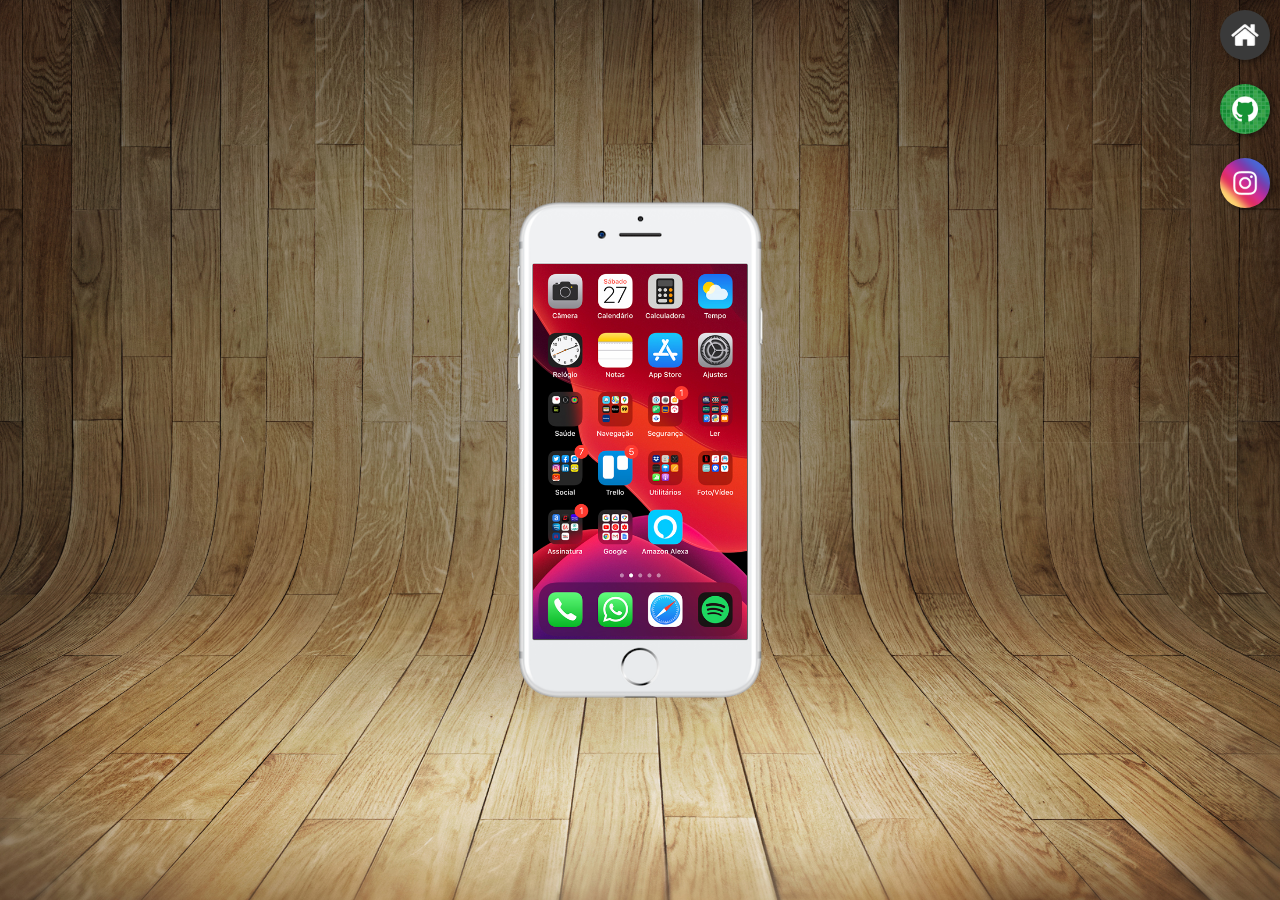
<file: index.html>
<!doctype html>
<html lang="pt-br">
  <head>
    <meta charset="UTF-8" />
    <meta name="viewport" content="width=device-width, initial-scale=1.0" />
    <title>Projeto de Um Celular</title>
    <link rel="stylesheet" href="estilos/style.css" />
  </head>
  <body>
    <main>
      <section id="celular">
        <iframe src="telaprincipal.html" frameborder="0" name="tela" id="tela"
          >Seu navegador não é compatível com isso.</iframe
        >
      </section>

      <section id="aplicativos">
        <a href="telaprincipal.html" target="tela">
          <img src="imagens/logo-home.jpg" alt="Home" />
        </a>
        <br />
        <a href="github.html" target="tela">
          <img src="imagens/logo-github.jpg" alt="GitHub" />
        </a>
        <br />
        <a href="instagram.html" target="tela">
          <img src="imagens/logo-instagram.jpg" alt="Instagram" />
        </a>
      </section>
    </main>
  </body>
</html>
</file>
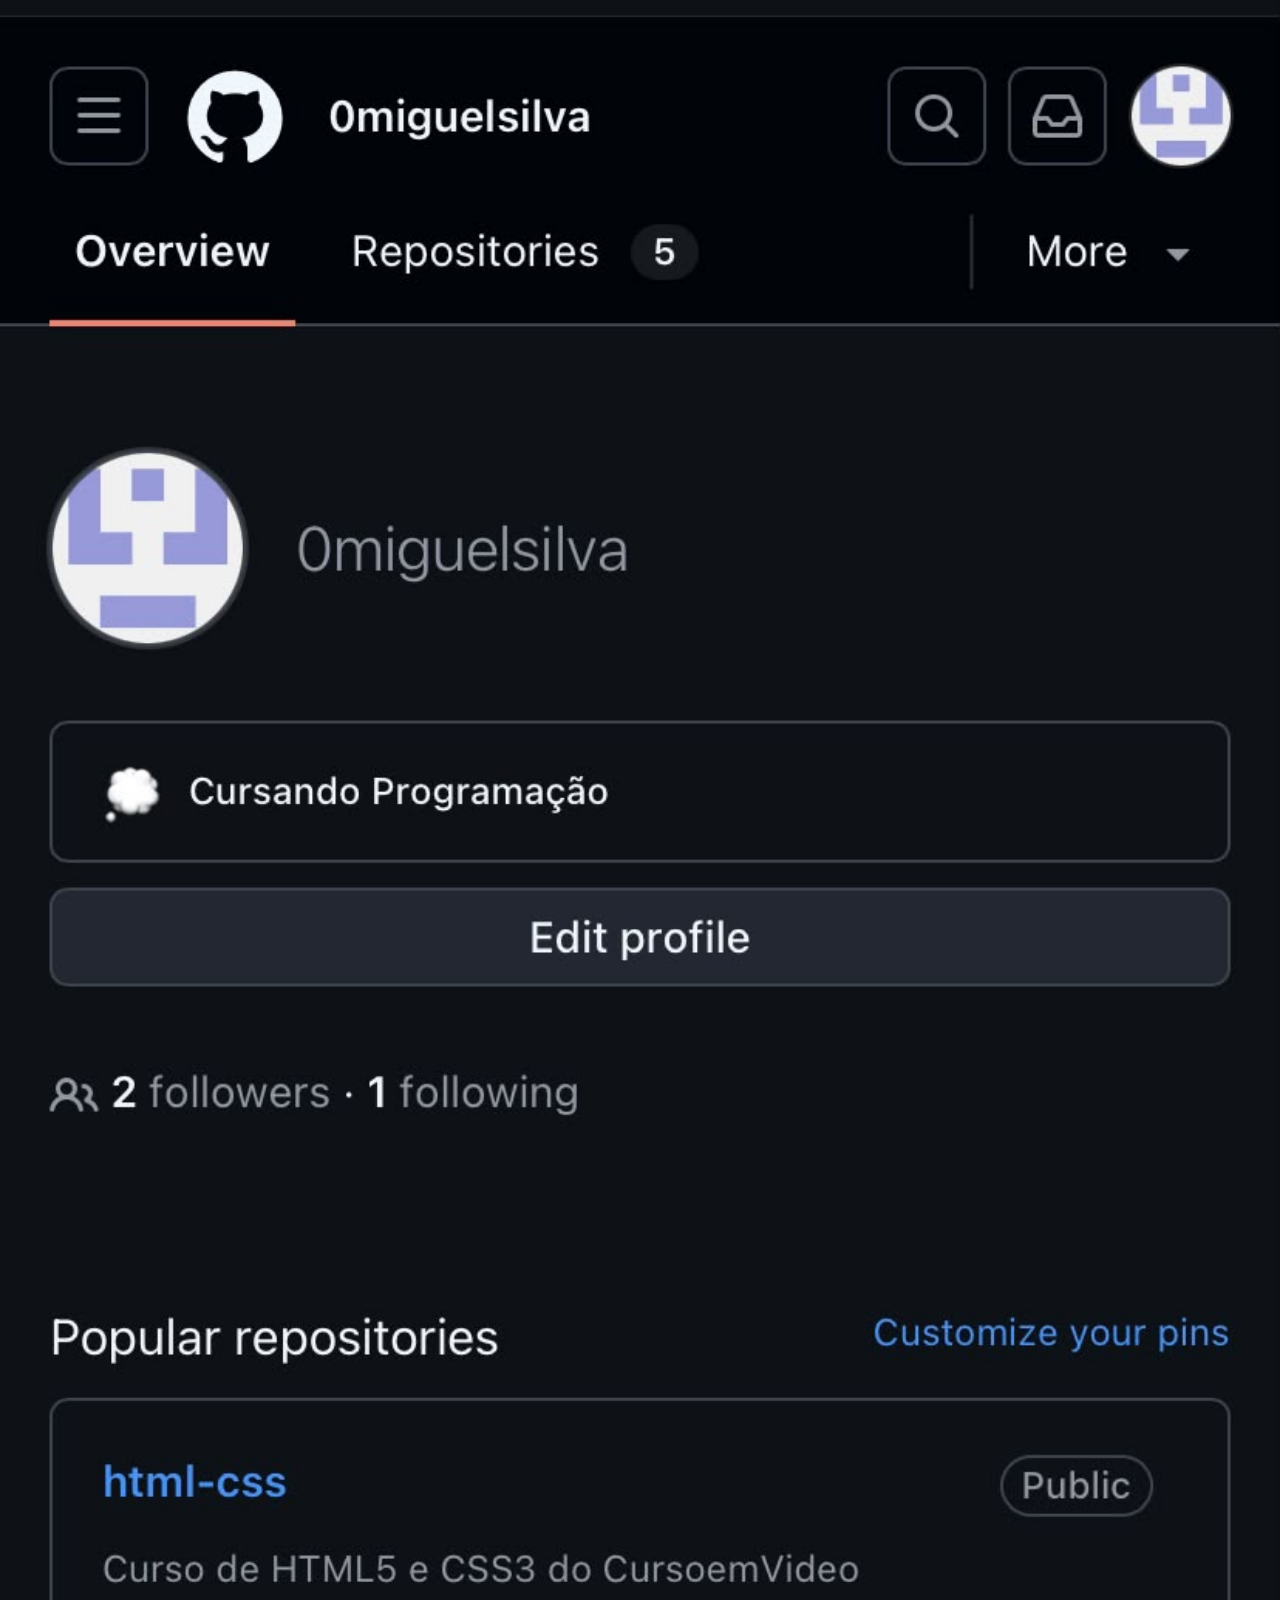
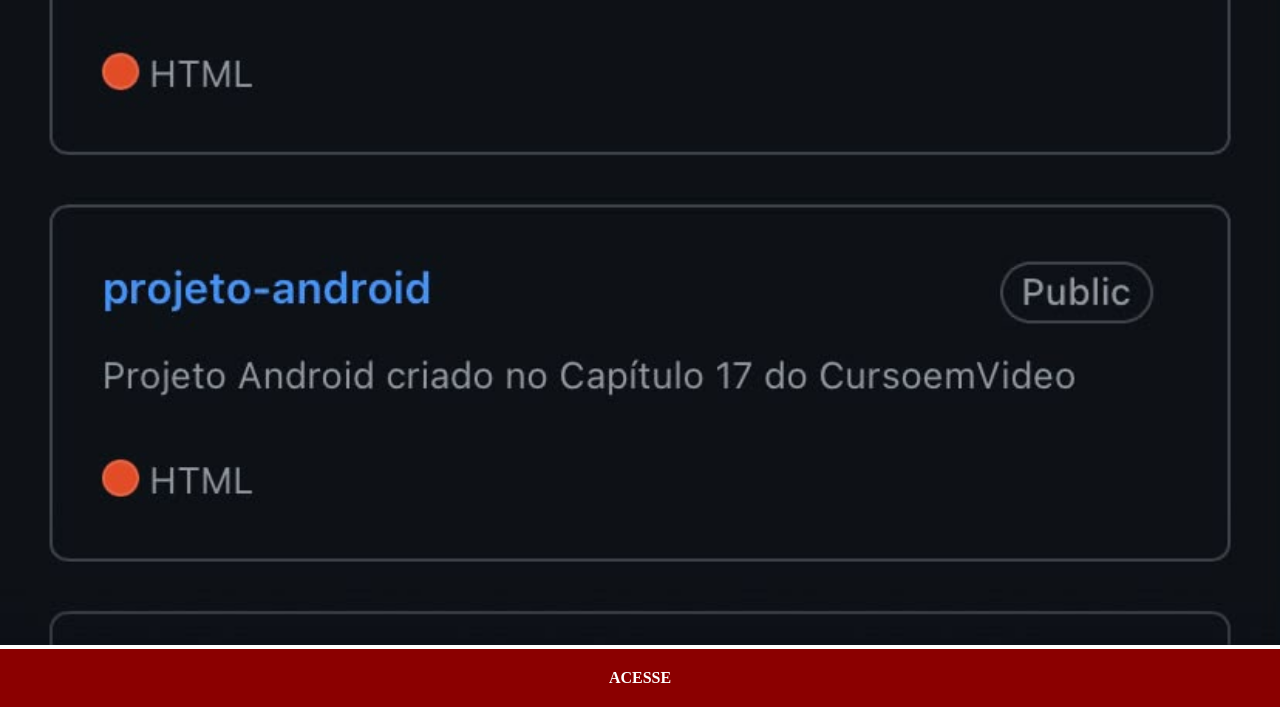
<file: github.html>
<!doctype html>
<html lang="pt-br">
  <head>
    <meta charset="UTF-8" />
    <meta name="viewport" content="width=device-width, initial-scale=1.0" />
    <title>Instagram</title>
    <link rel="stylesheet" href="estilos/estilos.css" />
  </head>
  <body>
    <img src="imagens/tela-github.jpeg" alt="GiHub" />

    <a href="https://github.com/0miguelsilva" target="_blank">ACESSE</a>
  </body>
</html>
</file>
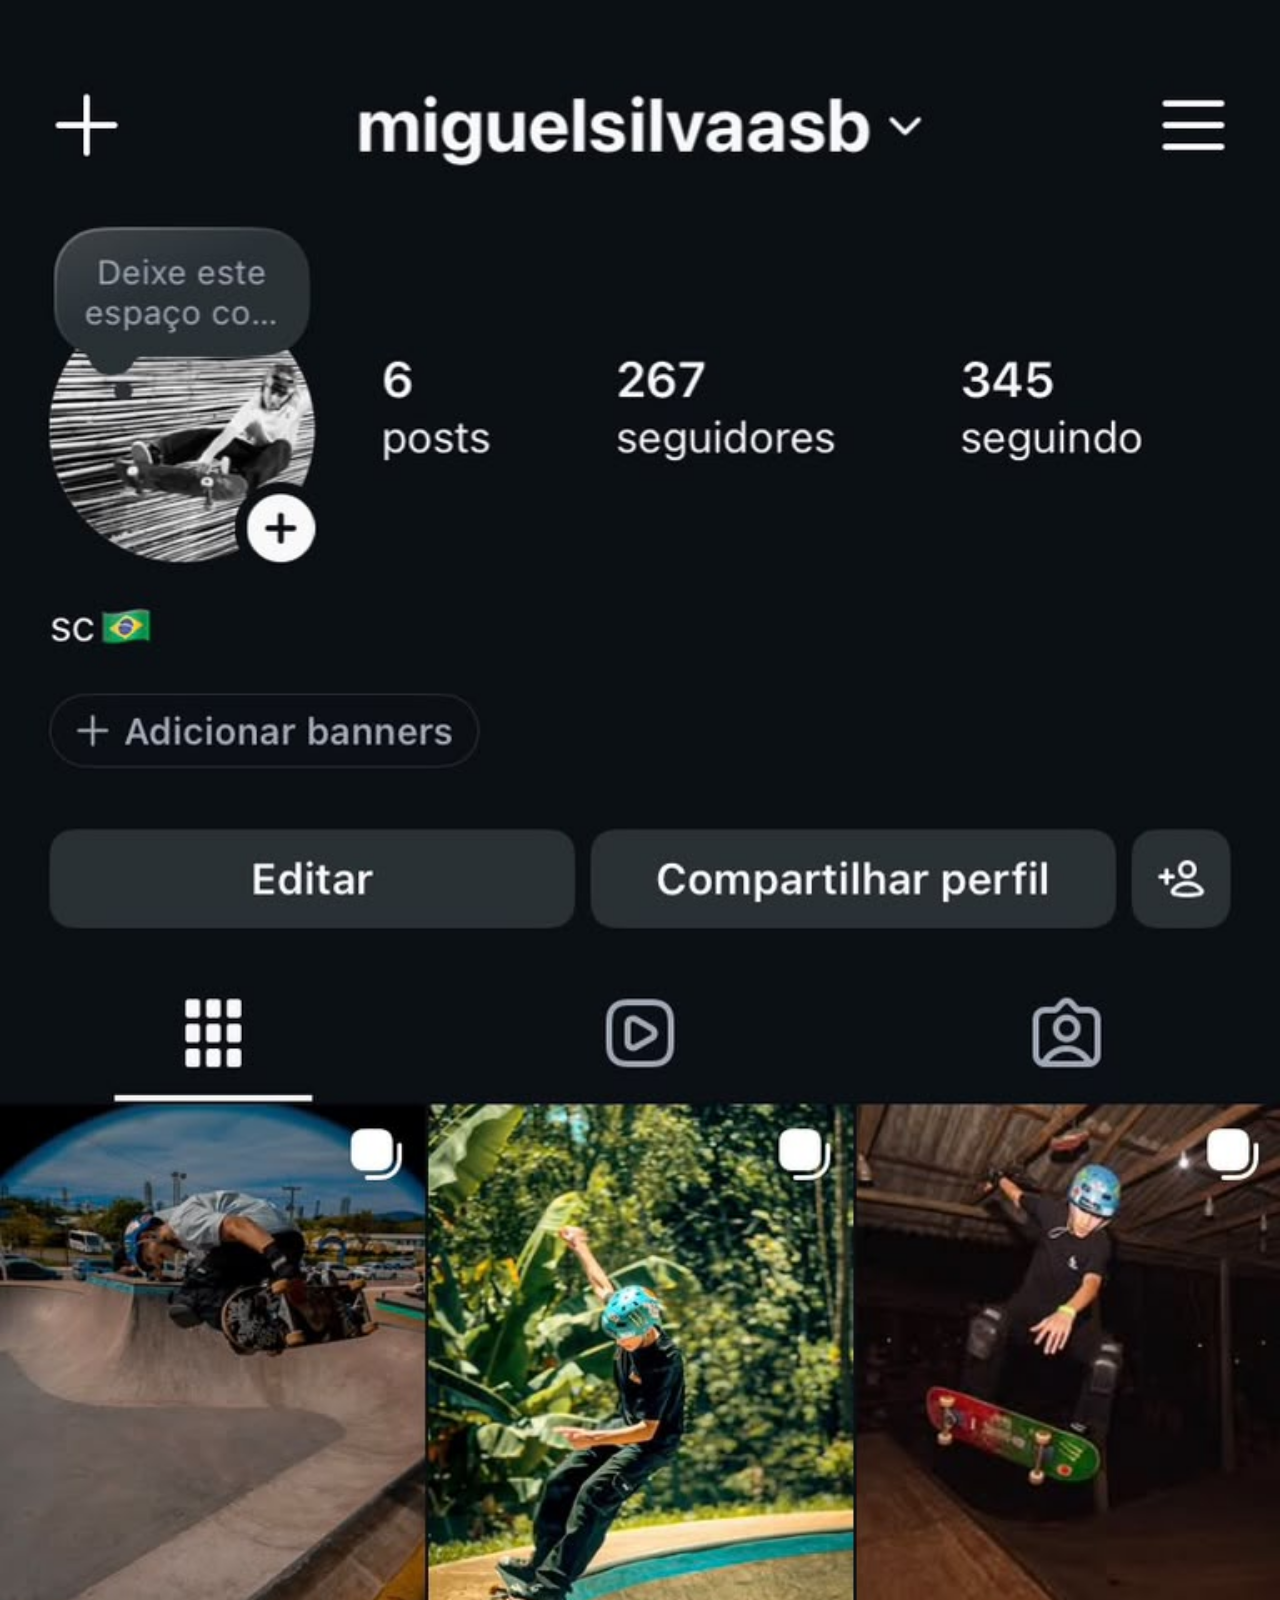
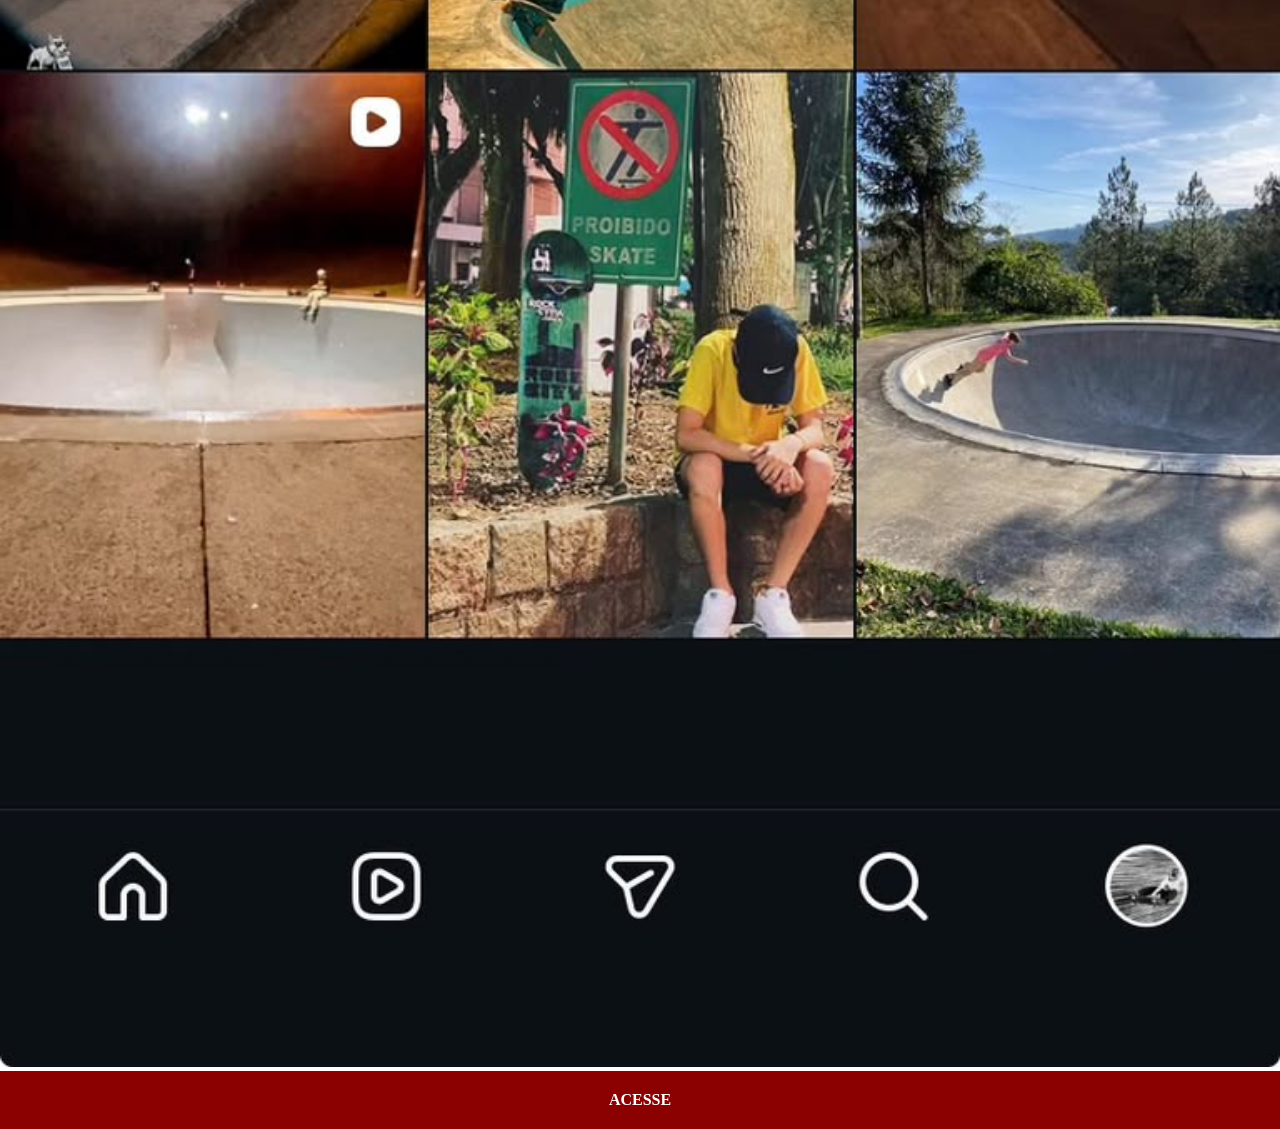
<file: instagram.html>
<!doctype html>
<html lang="pt-br">
  <head>
    <meta charset="UTF-8" />
    <meta name="viewport" content="width=device-width, initial-scale=1.0" />
    <title>Instagram</title>
    <link rel="stylesheet" href="estilos/estilos.css" />
  </head>
  <body>
    <img src="imagens/tela-instagram.jpeg" alt="Instagram" />

    <a href="https://www.instagram.com/miguelsilvaasb/" target="_blank"
      >ACESSE</a
    >
  </body>
</html>
</file>
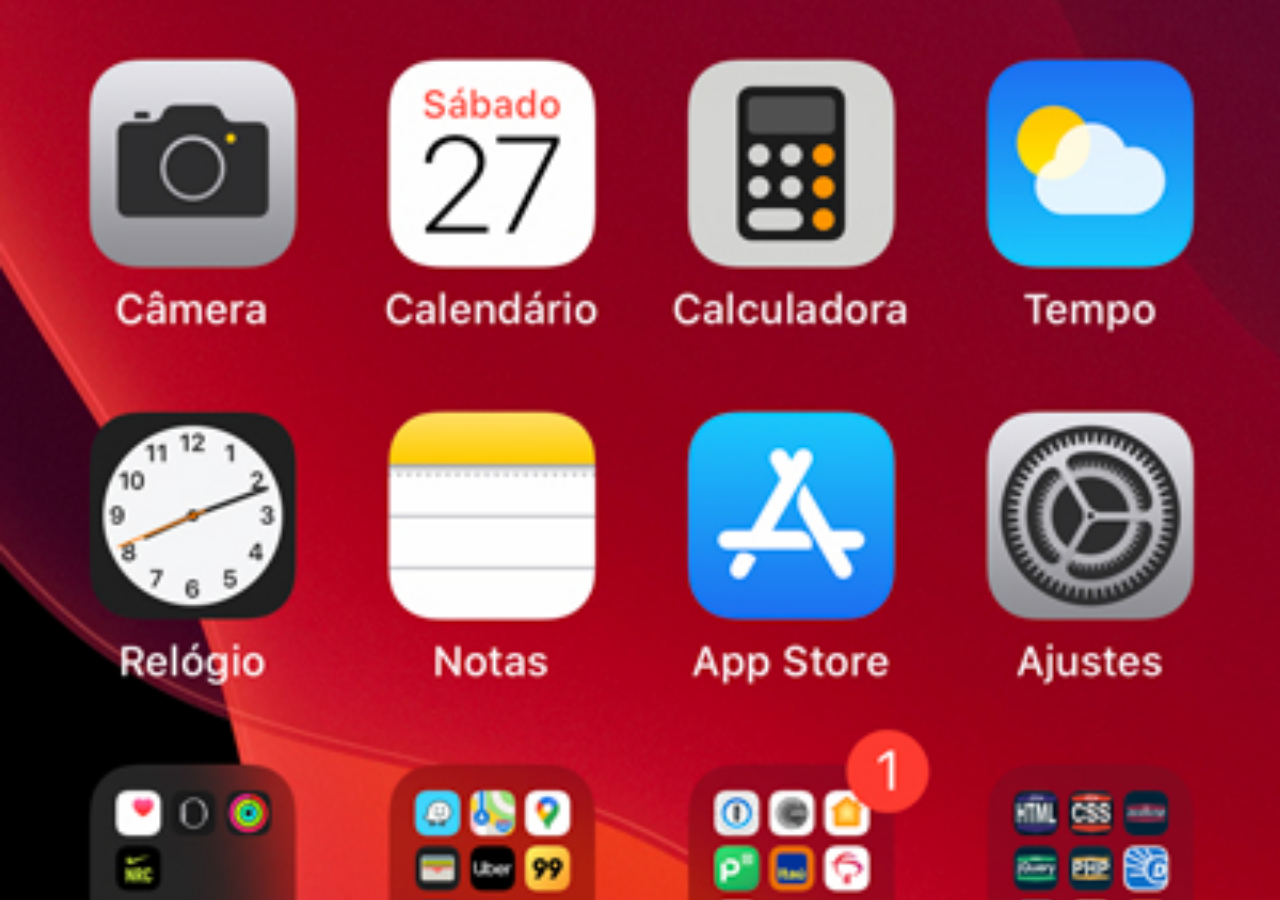
<file: telaprincipal.html>
<!DOCTYPE html>
<html lang="pt-br">
<head>
    <meta charset="UTF-8">
    <meta name="viewport" content="width=device-width, initial-scale=1.0">
    <title>tela principal</title>
    <style>
        *{
            margin: 0px;
            padding: 0px;
        }

        body{
            background-image: url(imagens/tela-home.jpg);
            background-repeat: no-repeat;
            background-position: top center;
            height: 100vh;
            width: 100vw;
            background-size: cover ;
        }
    </style>
</head>
<body>
    
</body>
</html>
</file>
<file: estilos/style.css>
@charset "UTF-8";

* {
  margin: 0px;
  padding: 0px;
}

body {
  background-image: url(../imagens/fundo-madeira.jpg);
  background-size: cover;
  background-repeat: no-repeat;
  background-position: top center;
}

html,
body {
  height: 100vh;
  width: 100vw;
}

::-webkit-scrollbar {
  width: 0px;
  height: 0px;
}

section#celular {
  background-image: url(../imagens/frame-iphone.png);
  background-repeat: no-repeat;
  height: 500px;
  width: 250px;
  background-size: 100% 100%;
  position: absolute;
  top: 50%;
  left: 50%;
  transform: translate(-50%, -50%);
}

iframe#tela {
  position: relative;
  top: 64px;
  left: 18px;
  height: 375px;
  width: 214px;
}

section#aplicativos {
  text-align: right;
}

section#aplicativos img {
  border-radius: 50%;
  width: 50px;
  margin: 10px;
  box-shadow: 2px 2px 5px rgba(0, 0, 0, 0.438);
  box-sizing: border-box;
}

section#aplicativos img:hover {
  border: 2px solid rgba(255, 255, 255, 0.068);
  transform: translate(-3px, -3px);
  box-shadow: 5px 5px 10px rgba(0, 0, 0, 0.623);
  transition:
    transform 0.5s,
    1s;
}
</file>
<file: estilos/estilos.css>
@charset "UTF-8";

* {
  margin: 0px;
  padding: 0px;
}

::-webkit-scrollbar {
  width: 0px;
  height: 0px;
}

img {
  width: 100vw;
}

a {
  background-color: darkred;
  color: white;
  display: block;
  padding: 20px;
  text-align: center;
  text-decoration: none;
  font-weight: bolder;
}

a:hover {
  background-color: red;
}
</file>
